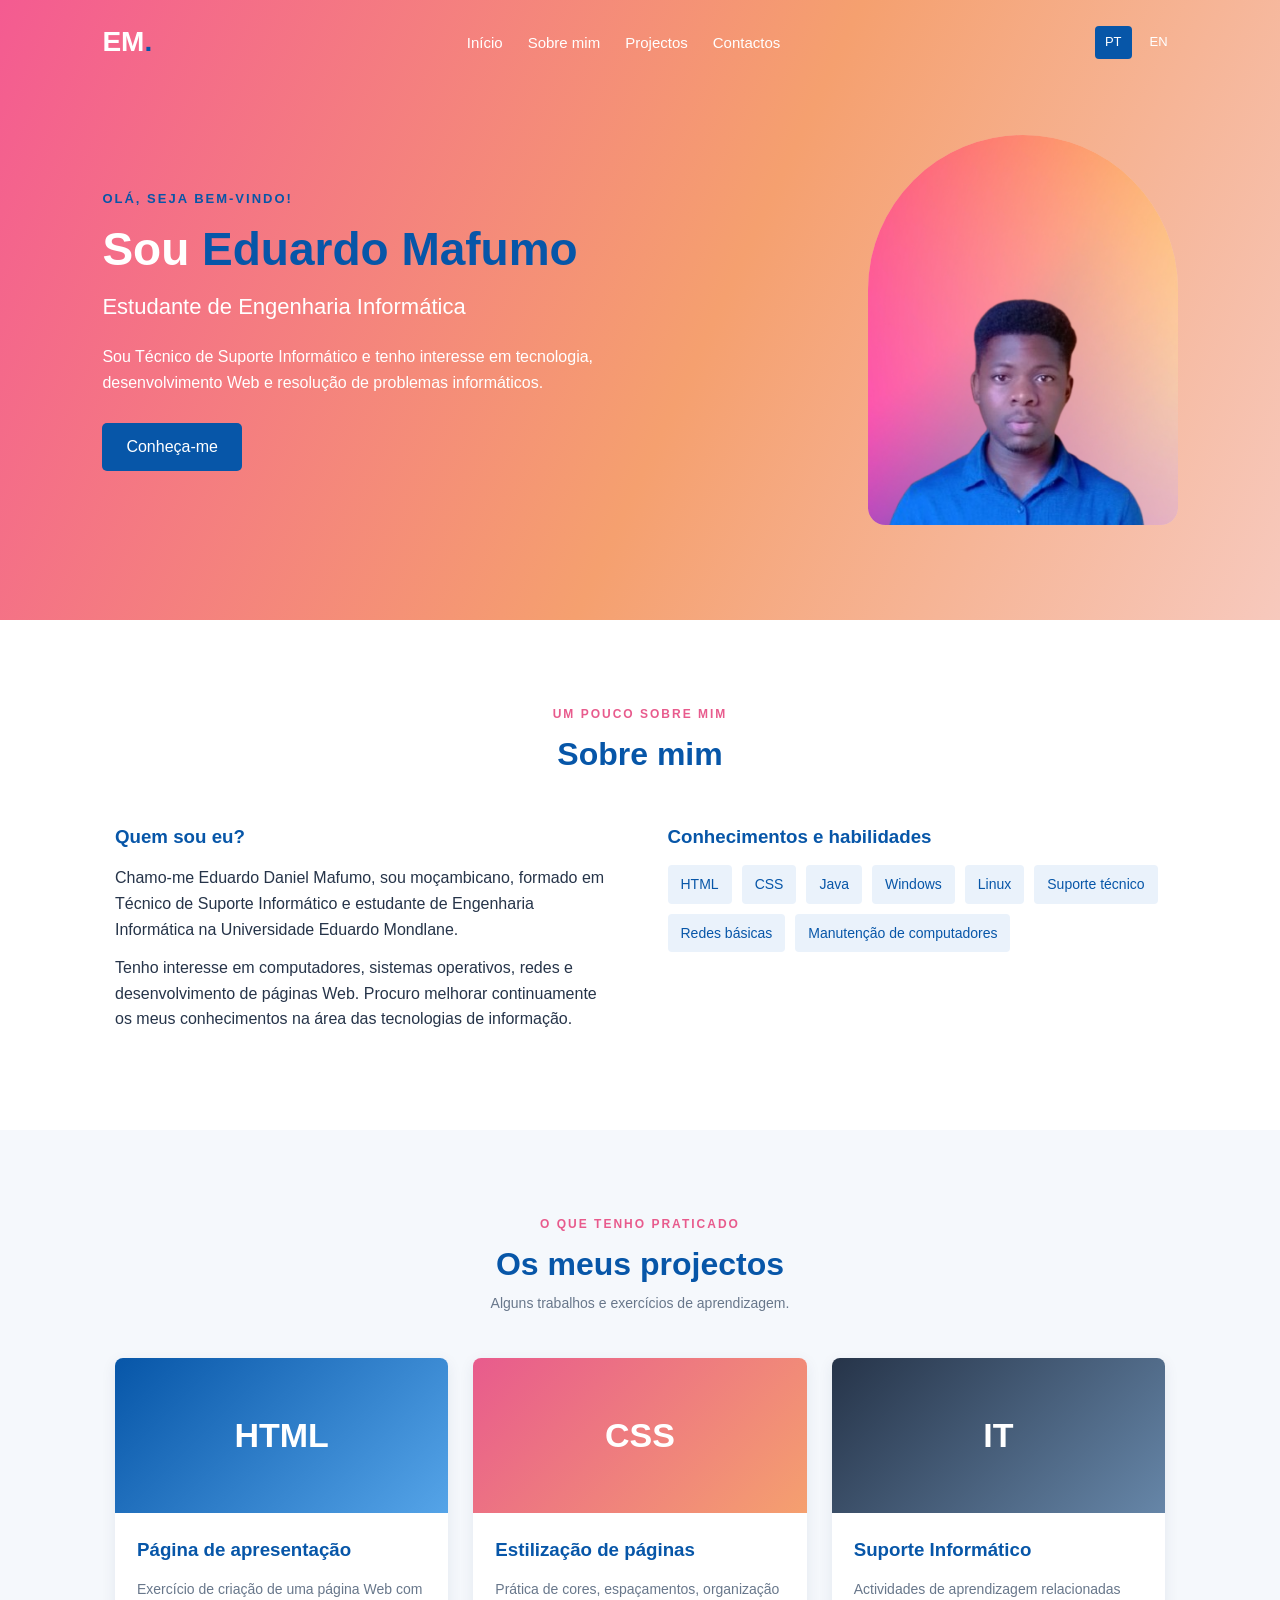
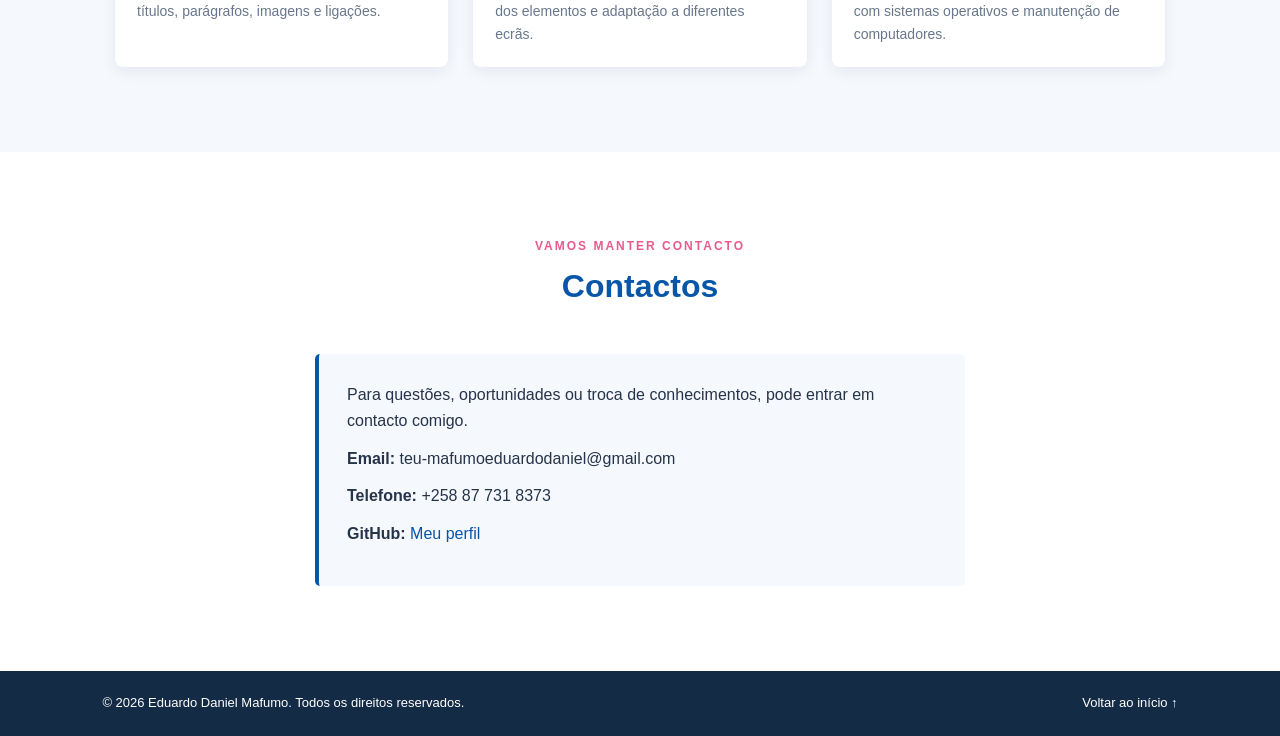
<file: index.html>
<!DOCTYPE html>
<html lang="pt">
<head>
    <meta charset="UTF-8">
    <meta name="viewport" content="width=device-width, initial-scale=1.0">
    <meta name="description" content="Portfólio pessoal de Eduardo Daniel Mafumo.">
    <title>Eduardo Mafumo | Portfólio</title>
    <link rel="stylesheet" href="style.css">
</head>
<body>

    <header class="topo" id="inicio">
        <nav class="navegacao">
            <a href="#inicio" class="logo">EM<span>.</span></a>

            <ul class="menu">
                <li><a href="#inicio">Início</a></li>
                <li><a href="#sobre">Sobre mim</a></li>
                <li><a href="#projetos">Projectos</a></li>
                <li><a href="#contactos">Contactos</a></li>
            </ul>

            <div class="idiomas">
                <a href="index.html" class="activo">PT</a>
                <a href="english.html">EN</a>
            </div>
        </nav>

        <div class="apresentacao">
            <div class="texto-inicial">
                <p class="saudacao">OLÁ, SEJA BEM-VINDO!</p>

                <h1>Sou <span>Eduardo Mafumo</span></h1>

                <h2>Estudante de Engenharia Informática</h2>

                <p class="resumo">
                    Sou Técnico de Suporte Informático e tenho interesse
                    em tecnologia, desenvolvimento Web e resolução de
                    problemas informáticos.
                </p>

                <a href="#sobre" class="botao">Conheça-me</a>
            </div>

            <div class="foto-area">
                <img src="assets/eduardo.png"
                     alt="Fotografia de Eduardo Daniel Mafumo">
            </div>
        </div>
    </header>

    <main>

        <section class="secao sobre" id="sobre">
            <div class="titulo-secao">
                <p>UM POUCO SOBRE MIM</p>
                <h2>Sobre mim</h2>
            </div>

            <div class="sobre-conteudo">
                <div>
                    <h3>Quem sou eu?</h3>

                    <p>
                        Chamo-me Eduardo Daniel Mafumo, sou moçambicano,
                        formado em Técnico de Suporte Informático e
                        estudante de Engenharia Informática na
                        Universidade Eduardo Mondlane.
                    </p>

                    <p>
                        Tenho interesse em computadores, sistemas
                        operativos, redes e desenvolvimento de páginas Web.
                        Procuro melhorar continuamente os meus
                        conhecimentos na área das tecnologias de informação.
                    </p>
                </div>

                <div class="habilidades">
                    <h3>Conhecimentos e habilidades</h3>

                    <div class="etiquetas">
                        <span>HTML</span>
                        <span>CSS</span>
                        <span>Java</span>
                        <span>Windows</span>
                        <span>Linux</span>
                        <span>Suporte técnico</span>
                        <span>Redes básicas</span>
                        <span>Manutenção de computadores</span>
                    </div>
                </div>
            </div>
        </section>

        <section class="secao projectos" id="projetos">
            <div class="titulo-secao">
                <p>O QUE TENHO PRATICADO</p>
                <h2>Os meus projectos</h2>
                <span class="nota-projectos">
                    Alguns trabalhos e exercícios de aprendizagem.
                </span>
            </div>

            <div class="lista-projectos">

                <article class="cartao">
                    <div class="imagem-projecto imagem-um">
                        HTML
                    </div>

                    <div class="cartao-texto">
                        <h3>Página de apresentação</h3>
                        <p>
                            Exercício de criação de uma página Web com
                            títulos, parágrafos, imagens e ligações.
                        </p>
                    </div>
                </article>

                <article class="cartao">
                    <div class="imagem-projecto imagem-dois">
                        CSS
                    </div>

                    <div class="cartao-texto">
                        <h3>Estilização de páginas</h3>
                        <p>
                            Prática de cores, espaçamentos, organização
                            dos elementos e adaptação a diferentes ecrãs.
                        </p>
                    </div>
                </article>

                <article class="cartao">
                    <div class="imagem-projecto imagem-tres">
                        IT
                    </div>

                    <div class="cartao-texto">
                        <h3>Suporte Informático</h3>
                        <p>
                            Actividades de aprendizagem relacionadas com
                            sistemas operativos e manutenção de computadores.
                        </p>
                    </div>
                </article>

            </div>
        </section>

        <section class="secao contactos" id="contactos">
            <div class="titulo-secao">
                <p>VAMOS MANTER CONTACTO</p>
                <h2>Contactos</h2>
            </div>

            <div class="contacto-conteudo">
                <p>
                    Para questões, oportunidades ou troca de conhecimentos,
                    pode entrar em contacto comigo.
                </p>

                <p><strong>Email:</strong> teu-mafumoeduardodaniel@gmail.com</p>

                <p><strong>Telefone:</strong> +258 87 731 8373</p>

                <p>
                    <strong>GitHub:</strong>
                    <a href="https://github.com/teu-utilizador">
                        Meu perfil
                    </a>
                </p>
            </div>
        </section>

    </main>

    <footer>
        <p>© 2026 Eduardo Daniel Mafumo. Todos os direitos reservados.</p>
        <a href="#inicio">Voltar ao início ↑</a>
    </footer>

</body>
</html>
</file>
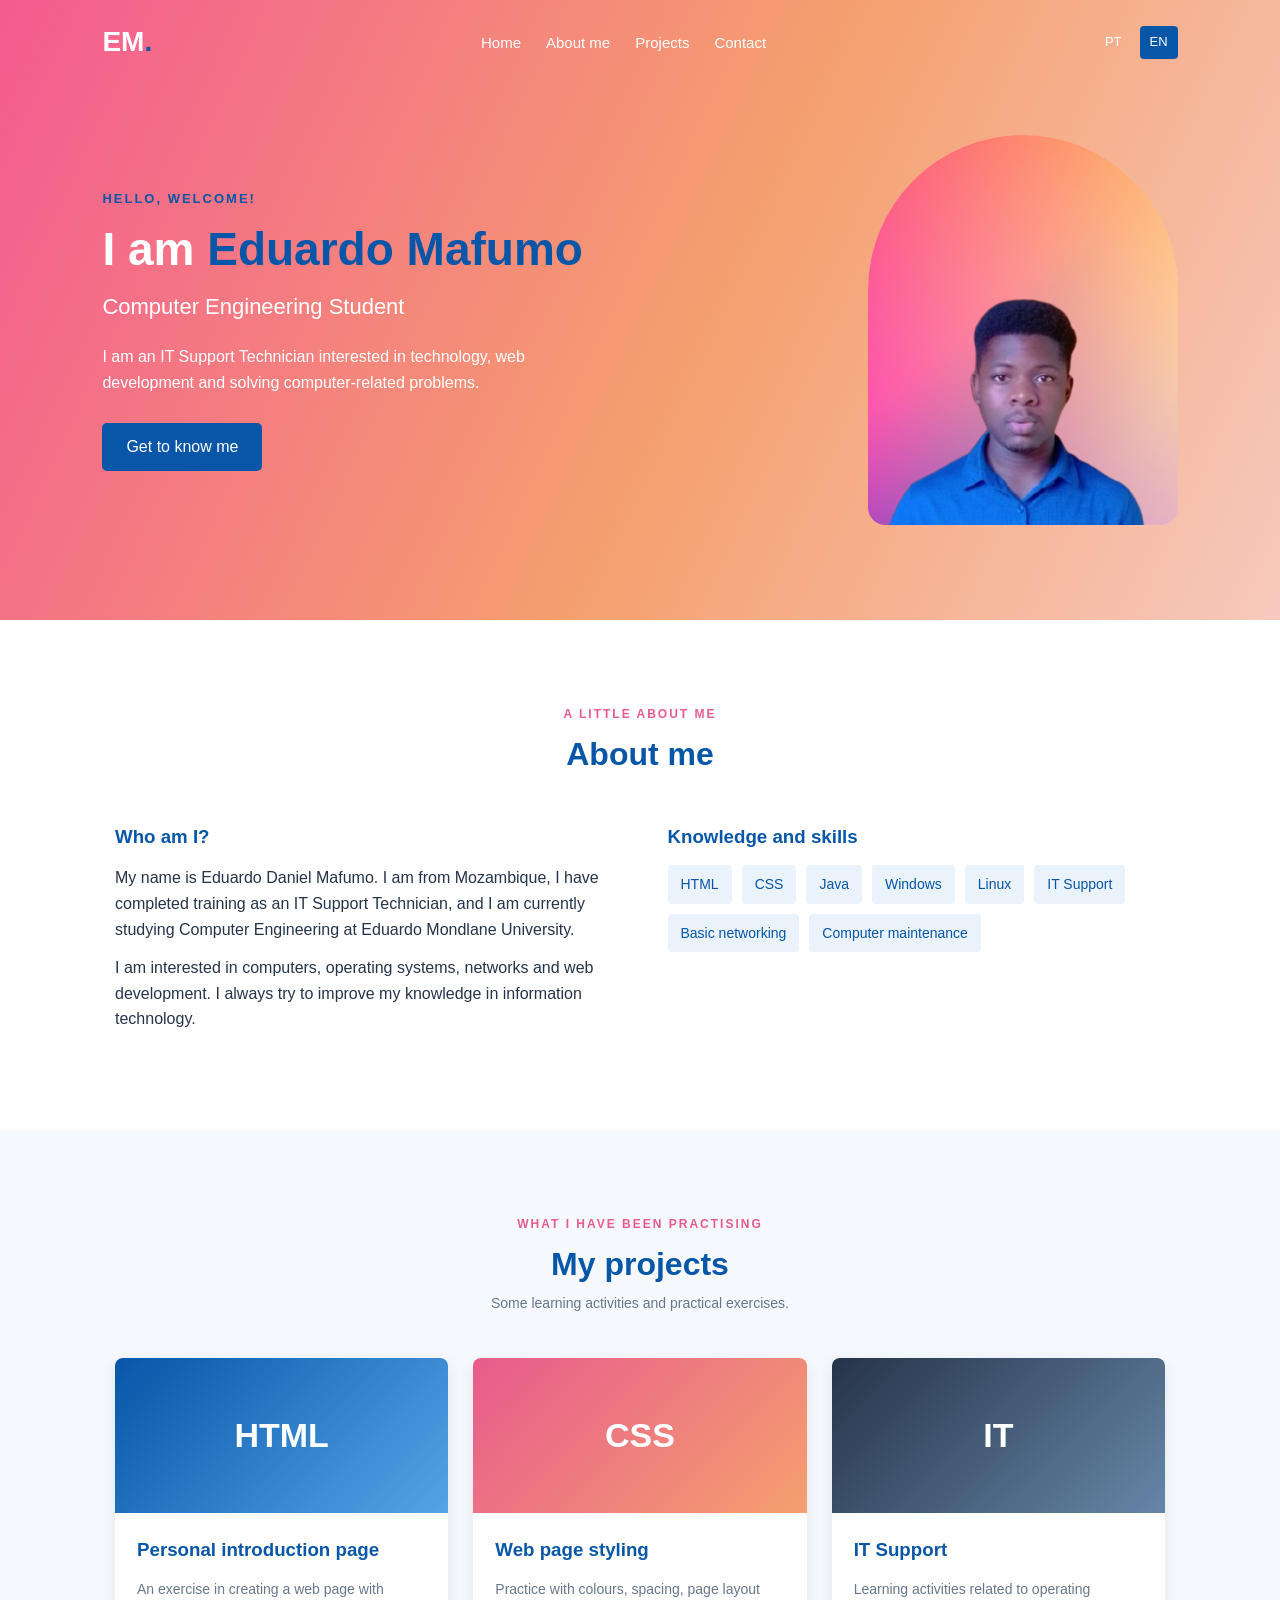
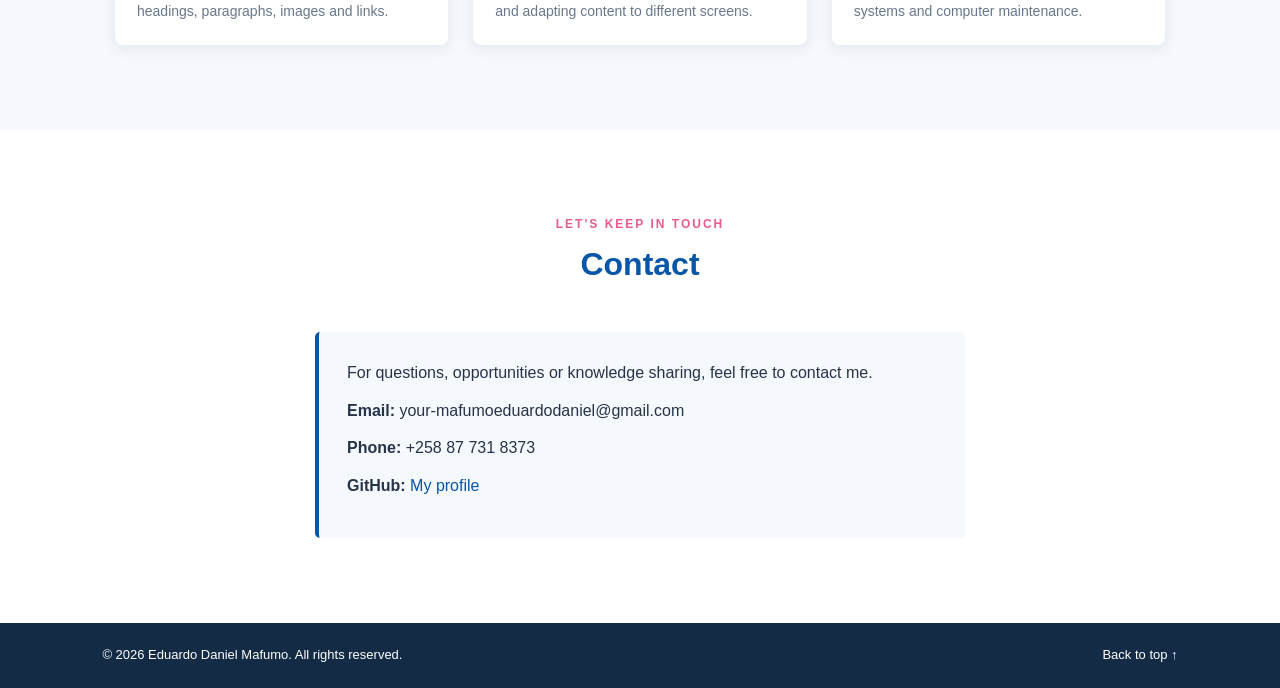
<file: english.html>
<!DOCTYPE html>
<html lang="en">
<head>
    <meta charset="UTF-8">
    <meta name="viewport" content="width=device-width, initial-scale=1.0">
    <meta name="description" content="Personal portfolio of Eduardo Daniel Mafumo.">
    <title>Eduardo Mafumo | Portfolio</title>
    <link rel="stylesheet" href="style.css">
</head>
<body>

    <header class="topo" id="home">
        <nav class="navegacao">
            <a href="#home" class="logo">EM<span>.</span></a>

            <ul class="menu">
                <li><a href="#home">Home</a></li>
                <li><a href="#about">About me</a></li>
                <li><a href="#projects">Projects</a></li>
                <li><a href="#contact">Contact</a></li>
            </ul>

            <div class="idiomas">
                <a href="index.html">PT</a>
                <a href="english.html" class="activo">EN</a>
            </div>
        </nav>

        <div class="apresentacao">
            <div class="texto-inicial">
                <p class="saudacao">HELLO, WELCOME!</p>

                <h1>I am <span>Eduardo Mafumo</span></h1>

                <h2>Computer Engineering Student</h2>

                <p class="resumo">
                    I am an IT Support Technician interested in technology,
                    web development and solving computer-related problems.
                </p>

                <a href="#about" class="botao">Get to know me</a>
            </div>

            <div class="foto-area">
                <img src="assets/eduardo.png"
                     alt="Photo of Eduardo Daniel Mafumo">
            </div>
        </div>
    </header>

    <main>

        <section class="secao sobre" id="about">
            <div class="titulo-secao">
                <p>A LITTLE ABOUT ME</p>
                <h2>About me</h2>
            </div>

            <div class="sobre-conteudo">
                <div>
                    <h3>Who am I?</h3>

                    <p>
                        My name is Eduardo Daniel Mafumo. I am from
                        Mozambique, I have completed training as an
                        IT Support Technician, and I am currently
                        studying Computer Engineering at Eduardo
                        Mondlane University.
                    </p>

                    <p>
                        I am interested in computers, operating systems,
                        networks and web development. I always try to
                        improve my knowledge in information technology.
                    </p>
                </div>

                <div class="habilidades">
                    <h3>Knowledge and skills</h3>

                    <div class="etiquetas">
                        <span>HTML</span>
                        <span>CSS</span>
                        <span>Java</span>
                        <span>Windows</span>
                        <span>Linux</span>
                        <span>IT Support</span>
                        <span>Basic networking</span>
                        <span>Computer maintenance</span>
                    </div>
                </div>
            </div>
        </section>

        <section class="secao projectos" id="projects">
            <div class="titulo-secao">
                <p>WHAT I HAVE BEEN PRACTISING</p>
                <h2>My projects</h2>
                <span class="nota-projectos">
                    Some learning activities and practical exercises.
                </span>
            </div>

            <div class="lista-projectos">

                <article class="cartao">
                    <div class="imagem-projecto imagem-um">
                        HTML
                    </div>

                    <div class="cartao-texto">
                        <h3>Personal introduction page</h3>
                        <p>
                            An exercise in creating a web page with
                            headings, paragraphs, images and links.
                        </p>
                    </div>
                </article>

                <article class="cartao">
                    <div class="imagem-projecto imagem-dois">
                        CSS
                    </div>

                    <div class="cartao-texto">
                        <h3>Web page styling</h3>
                        <p>
                            Practice with colours, spacing, page layout
                            and adapting content to different screens.
                        </p>
                    </div>
                </article>

                <article class="cartao">
                    <div class="imagem-projecto imagem-tres">
                        IT
                    </div>

                    <div class="cartao-texto">
                        <h3>IT Support</h3>
                        <p>
                            Learning activities related to operating
                            systems and computer maintenance.
                        </p>
                    </div>
                </article>

            </div>
        </section>

        <section class="secao contactos" id="contact">
            <div class="titulo-secao">
                <p>LET'S KEEP IN TOUCH</p>
                <h2>Contact</h2>
            </div>

            <div class="contacto-conteudo">
                <p>
                    For questions, opportunities or knowledge sharing,
                    feel free to contact me.
                </p>

                <p><strong>Email:</strong> your-mafumoeduardodaniel@gmail.com</p>

                <p><strong>Phone:</strong> +258 87 731 8373</p>

                <p>
                    <strong>GitHub:</strong>
                    <a href="https://github.com/your-mafumo2026">
                        My profile
                    </a>
                </p>
            </div>
        </section>

    </main>

    <footer>
        <p>© 2026 Eduardo Daniel Mafumo. All rights reserved.</p>
        <a href="#home">Back to top ↑</a>
    </footer>

</body>
</html>
</file>
<file: style.css>
* {
    margin: 0;
    padding: 0;
    box-sizing: border-box;
}

html {
    scroll-behavior: smooth;
}

body {
    font-family: Arial, Helvetica, sans-serif;
    color: #263449;
    background-color: #ffffff;
    line-height: 1.6;
}

.topo {
    min-height: 620px;
    background: linear-gradient(115deg, #f45b91, #f5a06f 55%, #f7c9bd);
    padding: 20px 8%;
}

.navegacao {
    display: flex;
    justify-content: space-between;
    align-items: center;
    max-width: 1150px;
    margin: auto;
}

.logo {
    color: #ffffff;
    font-size: 28px;
    font-weight: bold;
    text-decoration: none;
}

.logo span {
    color: #0756a8;
}

.menu {
    display: flex;
    gap: 25px;
    list-style: none;
}

.menu a {
    color: #ffffff;
    text-decoration: none;
    font-size: 15px;
    transition: color 0.3s;
}

.menu a:hover {
    color: #0756a8;
}

.idiomas {
    display: flex;
    gap: 8px;
}

.idiomas a {
    color: #ffffff;
    text-decoration: none;
    padding: 5px 9px;
    border: 1px solid transparent;
    border-radius: 4px;
    font-size: 13px;
    transition: 0.3s;
}

.idiomas a:hover,
.idiomas .activo {
    background-color: #0756a8;
    color: #ffffff;
}

.apresentacao {
    max-width: 1150px;
    min-height: 530px;
    margin: auto;
    display: flex;
    align-items: center;
    justify-content: space-between;
    gap: 45px;
}

.texto-inicial {
    max-width: 590px;
}

.saudacao {
    color: #0756a8;
    font-size: 13px;
    font-weight: bold;
    letter-spacing: 2px;
}

.texto-inicial h1 {
    color: #ffffff;
    font-size: 46px;
    line-height: 1.2;
    margin: 12px 0;
}

.texto-inicial h1 span {
    color: #0756a8;
}

.texto-inicial h2 {
    color: #ffffff;
    font-size: 22px;
    font-weight: normal;
}

.resumo {
    color: #ffffff;
    max-width: 510px;
    margin: 20px 0 28px;
}

.botao {
    display: inline-block;
    background-color: #0756a8;
    color: #ffffff;
    text-decoration: none;
    padding: 11px 24px;
    border-radius: 5px;
    transition: background-color 0.3s, transform 0.3s;
}

.botao:hover {
    background-color: #063d78;
    transform: translateY(-3px);
}

.foto-area {
    width: 310px;
    height: 390px;
    display: flex;
    align-items: flex-end;
    justify-content: center;
    overflow: hidden;
    border-radius: 160px 160px 18px 18px;
    background: rgba(255, 255, 255, 0.25);
}

.foto-area img {
    width: 100%;
    height: 100%;
    object-fit: cover;
    object-position: center top;
    transition: transform 0.4s;
}

.foto-area img:hover {
    transform: scale(1.04);
}

.secao {
    padding: 85px 8%;
}

.titulo-secao {
    text-align: center;
    margin-bottom: 42px;
}

.titulo-secao p {
    color: #e85b8d;
    font-size: 12px;
    font-weight: bold;
    letter-spacing: 2px;
}

.titulo-secao h2 {
    color: #0756a8;
    font-size: 32px;
    margin-top: 5px;
}

.sobre-conteudo {
    max-width: 1050px;
    margin: auto;
    display: flex;
    gap: 55px;
}

.sobre-conteudo > div {
    flex: 1;
}

.sobre-conteudo h3,
.cartao h3 {
    color: #0756a8;
    margin-bottom: 13px;
}

.sobre-conteudo p {
    margin-bottom: 13px;
}

.etiquetas {
    display: flex;
    flex-wrap: wrap;
    gap: 10px;
}

.etiquetas span {
    background-color: #eaf2fb;
    color: #0756a8;
    padding: 8px 13px;
    border-radius: 4px;
    font-size: 14px;
}

.projectos {
    background-color: #f5f8fc;
}

.nota-projectos {
    color: #68778b;
    font-size: 14px;
}

.lista-projectos {
    max-width: 1050px;
    margin: auto;
    display: flex;
    gap: 25px;
}

.cartao {
    flex: 1;
    background-color: #ffffff;
    border-radius: 8px;
    overflow: hidden;
    box-shadow: 0 4px 15px rgba(20, 55, 90, 0.08);
    transition: transform 0.3s, box-shadow 0.3s;
}

.cartao:hover {
    transform: translateY(-7px);
    box-shadow: 0 9px 22px rgba(20, 55, 90, 0.15);
}

.imagem-projecto {
    height: 155px;
    display: flex;
    justify-content: center;
    align-items: center;
    color: #ffffff;
    font-size: 34px;
    font-weight: bold;
}

.imagem-um {
    background: linear-gradient(135deg, #0756a8, #55a4e8);
}

.imagem-dois {
    background: linear-gradient(135deg, #e85b8d, #f5a06f);
}

.imagem-tres {
    background: linear-gradient(135deg, #263449, #6686a8);
}

.cartao-texto {
    padding: 22px;
}

.cartao-texto p {
    color: #68778b;
    font-size: 14px;
}

.contacto-conteudo {
    max-width: 650px;
    margin: auto;
    background-color: #f5f8fc;
    padding: 28px;
    border-left: 4px solid #0756a8;
    border-radius: 5px;
}

.contacto-conteudo p {
    margin-bottom: 12px;
}

.contacto-conteudo a {
    color: #0756a8;
    text-decoration: none;
}

.contacto-conteudo a:hover {
    text-decoration: underline;
}

footer {
    background-color: #142b46;
    color: #ffffff;
    padding: 22px 8%;
    display: flex;
    justify-content: space-between;
    gap: 15px;
    font-size: 13px;
}

footer a {
    color: #ffffff;
    text-decoration: none;
}

footer a:hover {
    color: #f5a06f;
}

@media (max-width: 750px) {
    .topo {
        padding: 18px 6%;
    }

    .navegacao {
        flex-direction: column;
        gap: 15px;
    }

    .menu {
        flex-wrap: wrap;
        justify-content: center;
        gap: 15px;
    }

    .apresentacao {
        flex-direction: column-reverse;
        text-align: center;
        padding: 45px 0;
    }

    .texto-inicial h1 {
        font-size: 35px;
    }

    .foto-area {
        width: 240px;
        height: 300px;
    }

    .sobre-conteudo,
    .lista-projectos {
        flex-direction: column;
    }

    .secao {
        padding: 60px 6%;
    }

    footer {
        flex-direction: column;
        text-align: center;
    }
}
</file>
